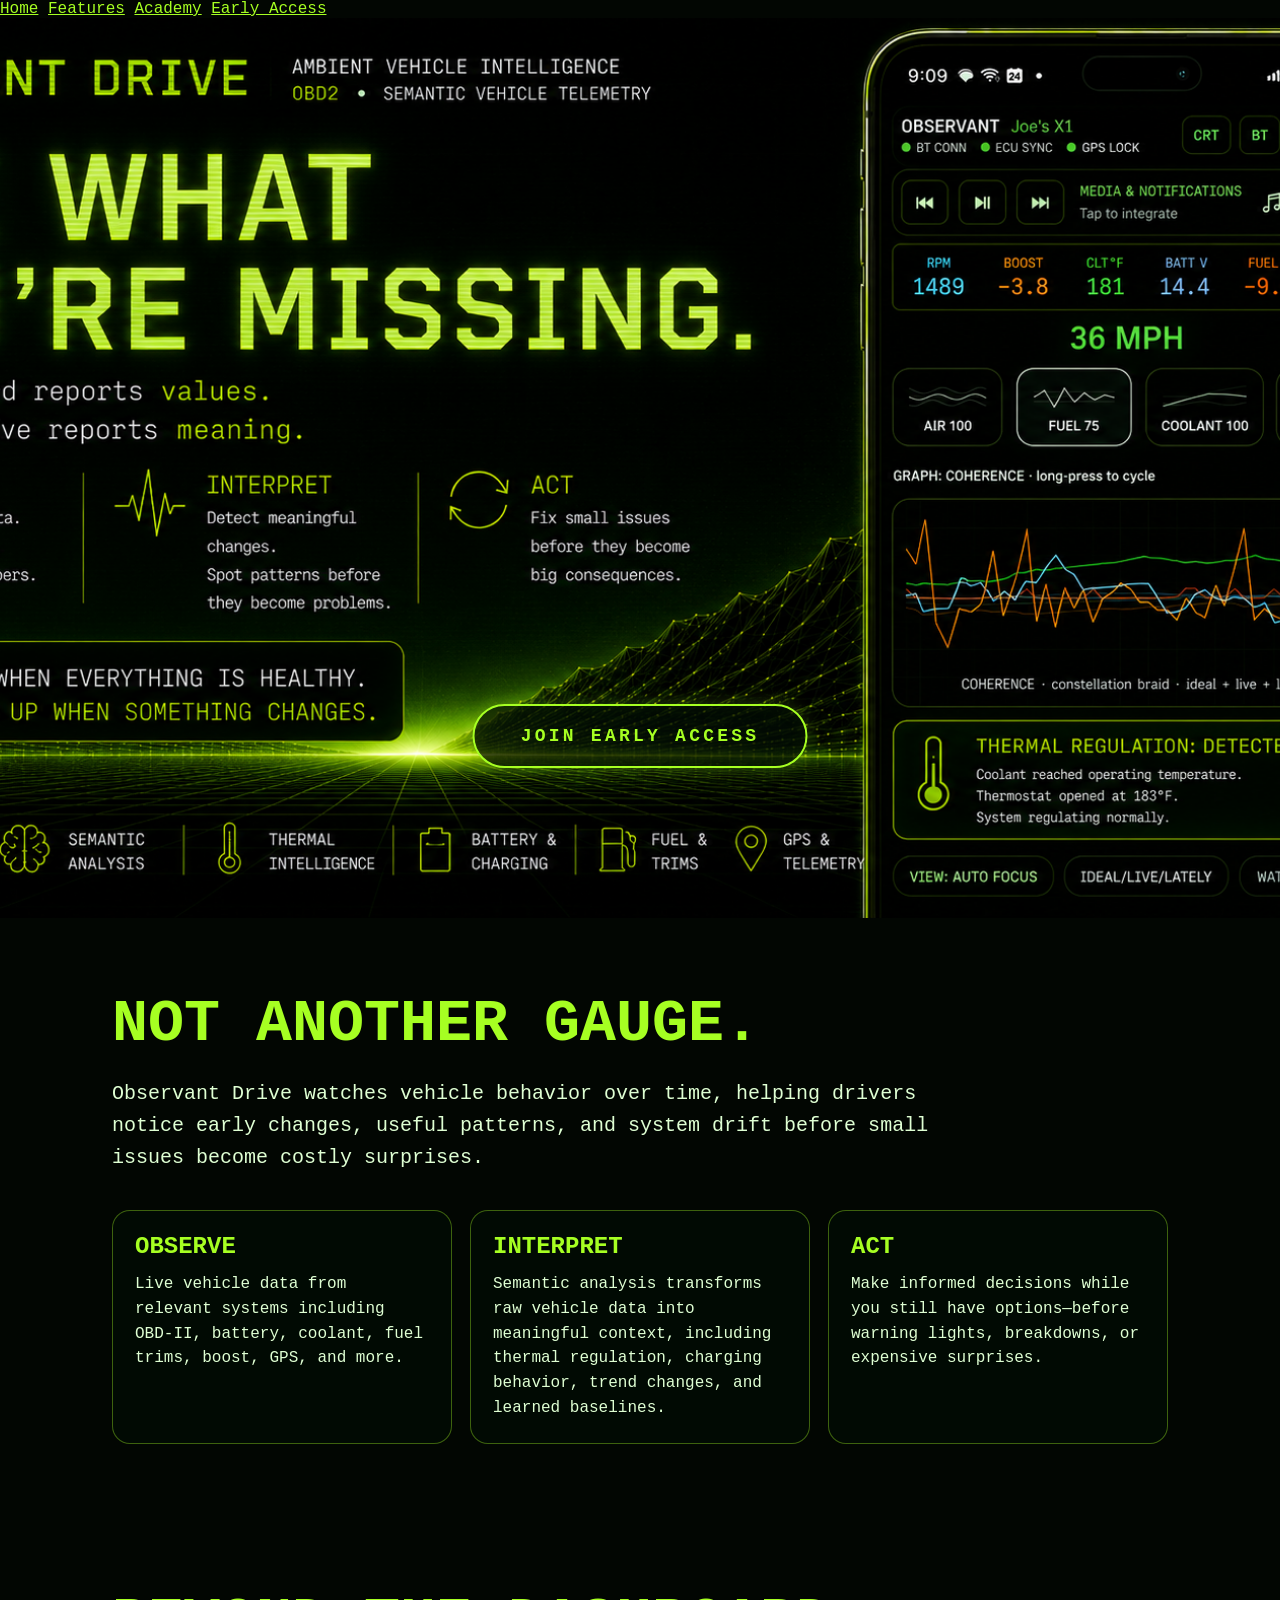
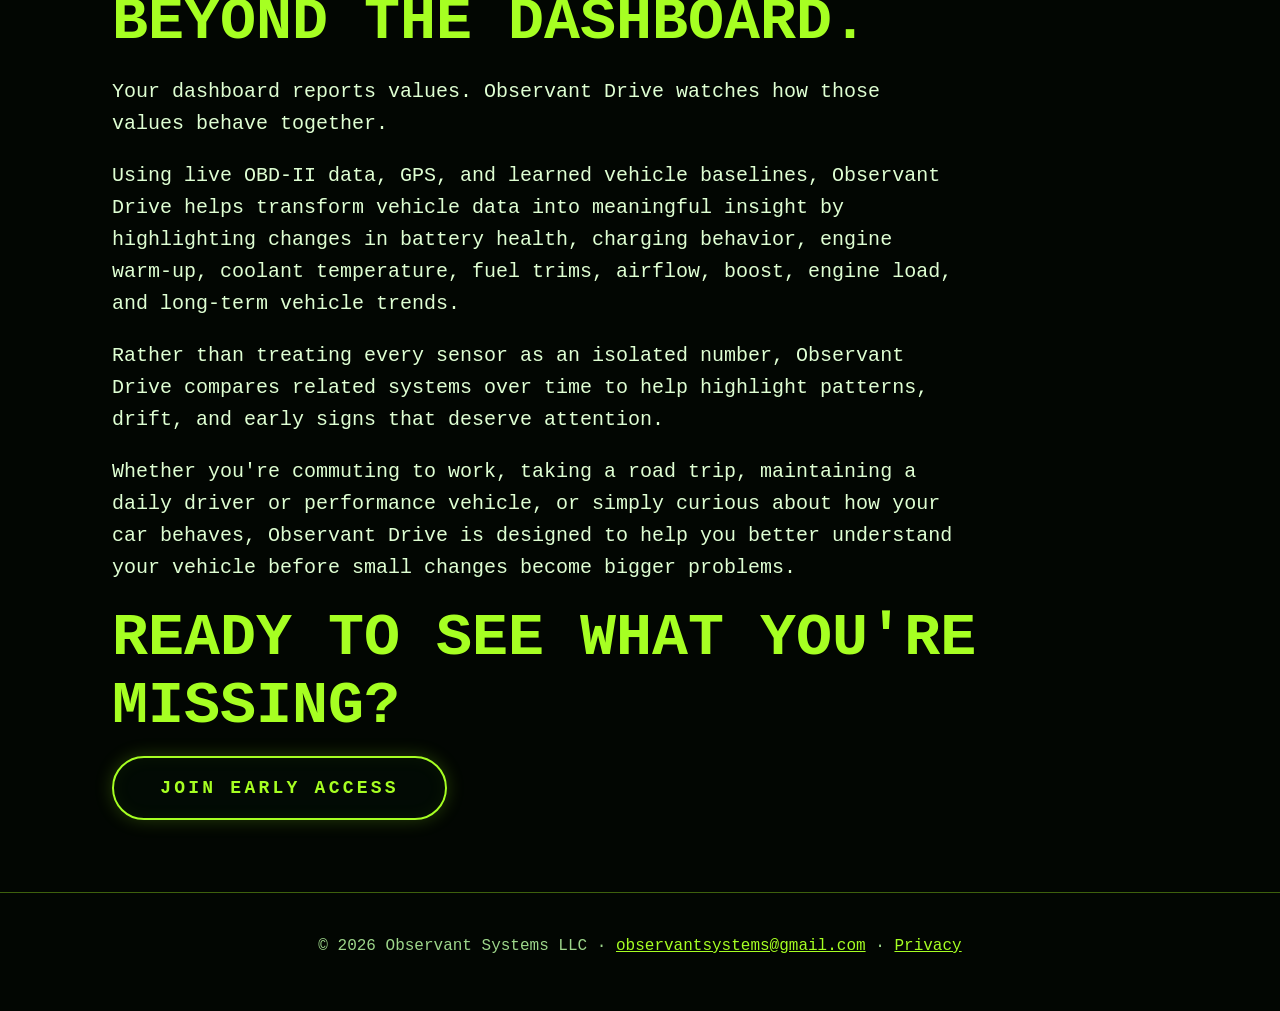
<file: index.html>
<!doctype html><html lang="en"><head><meta charset="utf-8"/><meta name="viewport" content="width=device-width, initial-scale=1"/><title>Observant Drive | Ambient Vehicle Intelligence</title><meta name="description" content="Observant Drive helps drivers see what their dashboard misses with real-time OBD2, GPS, battery, coolant, fuel trim, Bluetooth OBD2, and semantic vehicle telemetry."/><link rel="canonical" href="https://observantdrive.com/"/><link rel="stylesheet" href="style.css"/></head><body><nav class="site-nav">
  <a href="/">Home</a>
  <a href="/features.html">Features</a>
  <a href="/academy.html">Academy</a>
  <a href="https://docs.google.com/forms/d/e/1FAIpQLSee21K4Xjnl3LQs7YyedL5NtDFyA2ju5YV920NC5700zwqSGw/viewform?usp=header" target="_blank" rel="noopener">Early Access</a>
</nav><main><section class="hero"><img src="hero.png" alt="Observant Drive app preview showing real-time vehicle telemetry" class="hero-image"/><div class="cta-panel"><p class="eyebrow">OBSERVANT DRIVE</p><h1>See what you're missing.</h1><p class="subhead">Ambient Vehicle Intelligence for OBD2, battery, coolant, fuel trims, GPS, and the patterns your dashboard does not explain.</p><a class="button" href="https://docs.google.com/forms/d/e/1FAIpQLSee21K4Xjnl3LQs7YyedL5NtDFyA2ju5YV920NC5700zwqSGw/viewform?usp=header" target="_blank" rel="noopener">Join Early Access</a><p class="note">Android Early Access launching soon.</p></div></section><section class="section"><h2>Not another gauge.</h2><p>Observant Drive watches vehicle behavior over time, helping drivers notice early changes, useful patterns, and system drift before small issues become costly surprises.</p><div class="cards"><article><h3>Observe</h3><p>Live vehicle data from relevant systems including OBD-II, battery, coolant, fuel trims, boost, GPS, and more.</p></article><article><h3>Interpret</h3><p>Semantic analysis transforms raw vehicle data into meaningful context, including thermal regulation, charging behavior, trend changes, and learned baselines.</p></article><article><h3>Act</h3><p>Make informed decisions while you still have options—before warning lights, breakdowns, or expensive surprises.</p></article></div></section><section class="section"><h2>Beyond the dashboard.</h2><p>Your dashboard reports values. Observant Drive watches how those values behave together.</p><p>Using live OBD-II data, GPS, and learned vehicle baselines, Observant Drive helps transform vehicle data into meaningful insight by highlighting changes in battery health, charging behavior, engine warm-up, coolant temperature, fuel trims, airflow, boost, engine load, and long-term vehicle trends.</p><p>Rather than treating every sensor as an isolated number, Observant Drive compares related systems over time to help highlight patterns, drift, and early signs that deserve attention.</p><p>Whether you're commuting to work, taking a road trip, maintaining a daily driver or performance vehicle, or simply curious about how your car behaves, Observant Drive is designed to help you better understand your vehicle before small changes become bigger problems.</p><h2>Ready to see what you're missing?</h2><a class="button" href="https://docs.google.com/forms/d/e/1FAIpQLSee21K4Xjnl3LQs7YyedL5NtDFyA2ju5YV920NC5700zwqSGw/viewform?usp=header" target="_blank" rel="noopener">Join Early Access</a></section><footer><p>© 2026 Observant Systems LLC · <a href="mailto:observantsystems@gmail.com">observantsystems@gmail.com</a> · <a href="/privacy.html">Privacy</a></p></footer></main><!-- Cloudflare Web Analytics --><script defer src='https://static.cloudflareinsights.com/beacon.min.js' data-cf-beacon='{"token": "6a3a4f7f8e214f8682c5a07517ef6c98"}'></script><!-- End Cloudflare Web Analytics -->
</body></html>
</file>
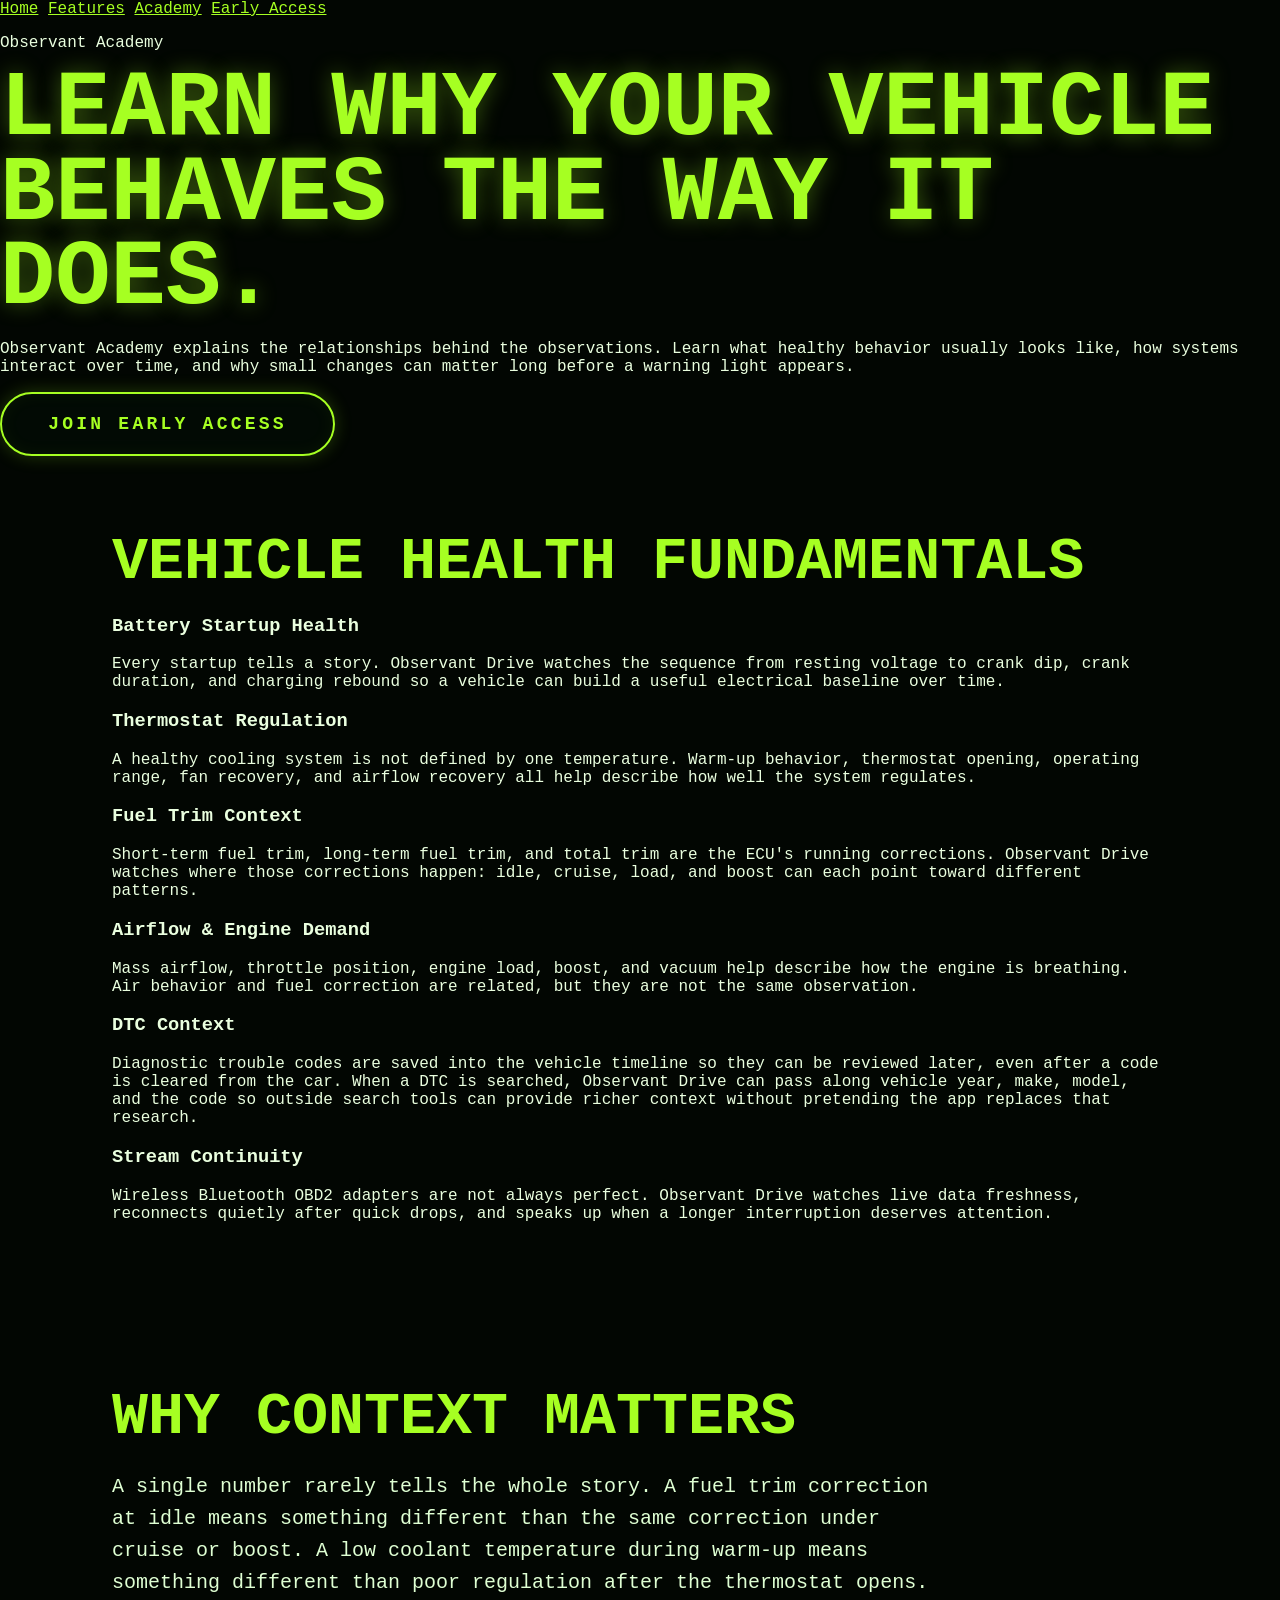
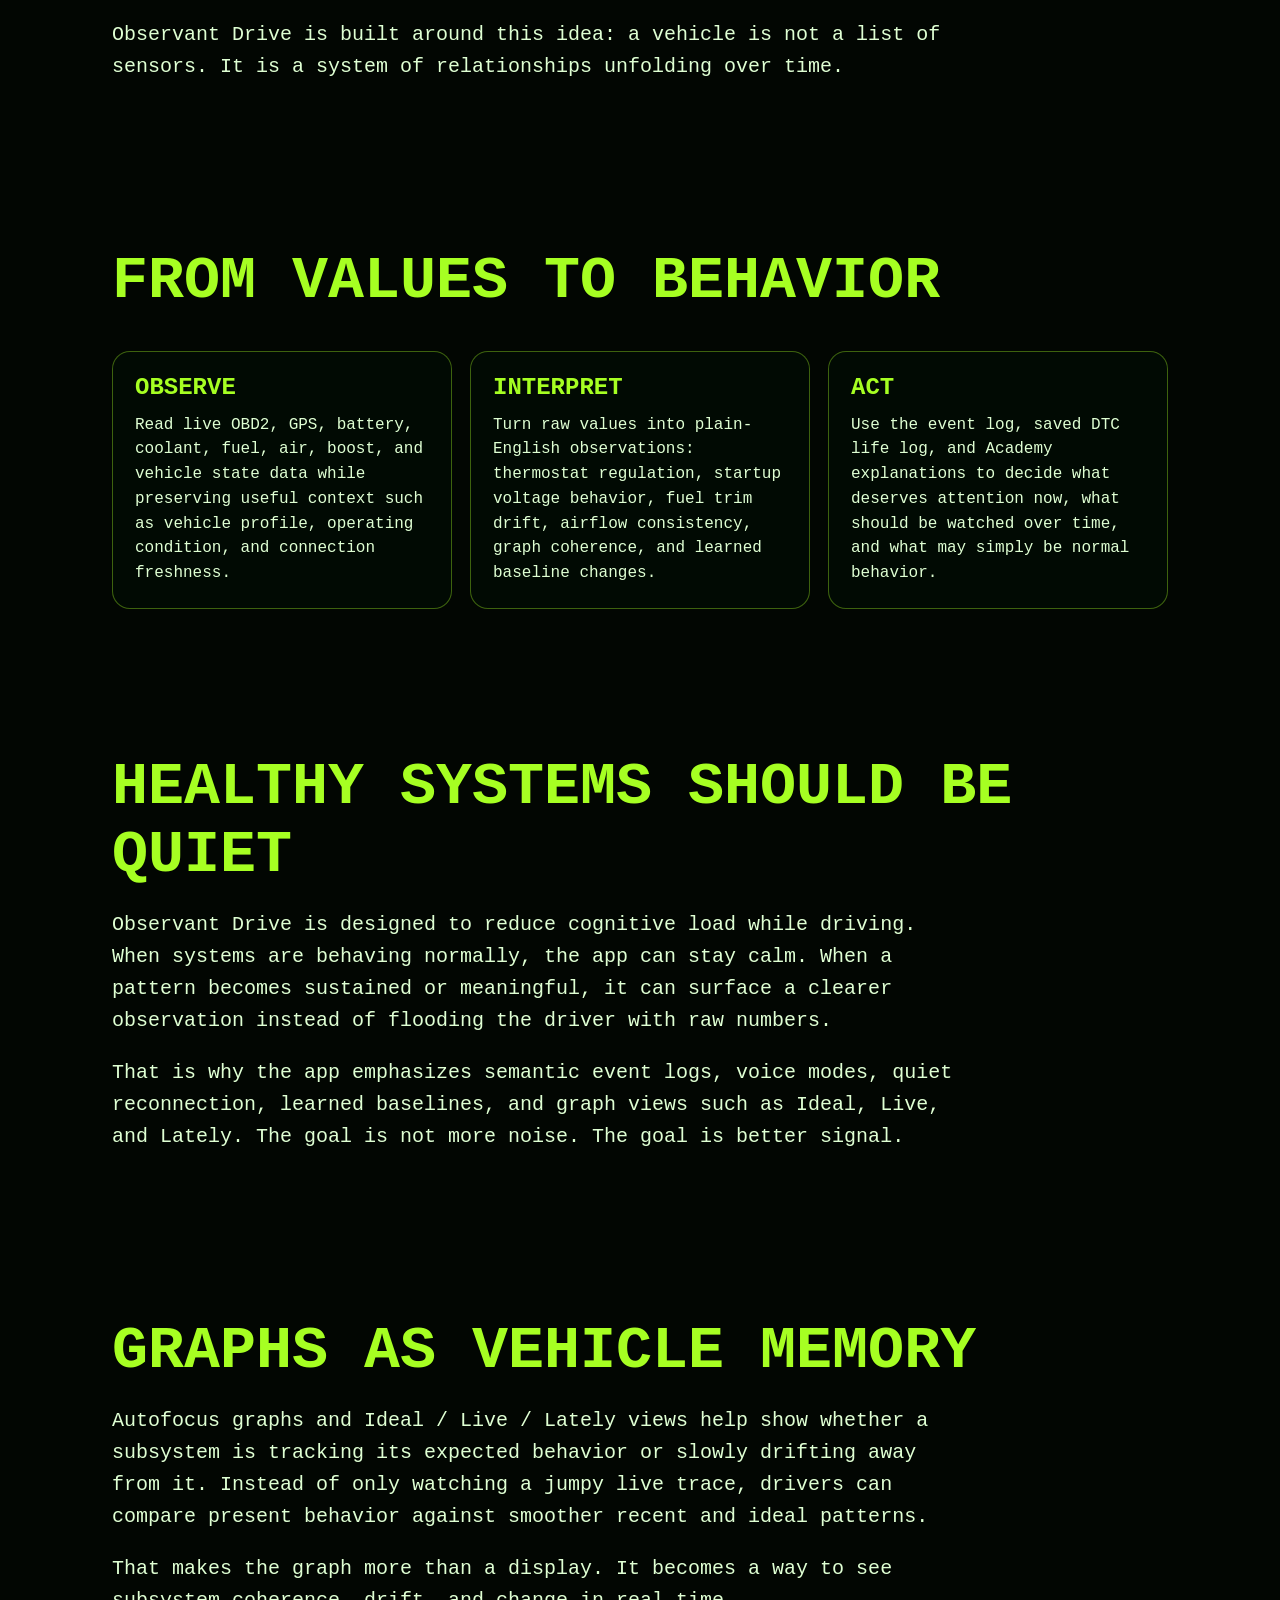
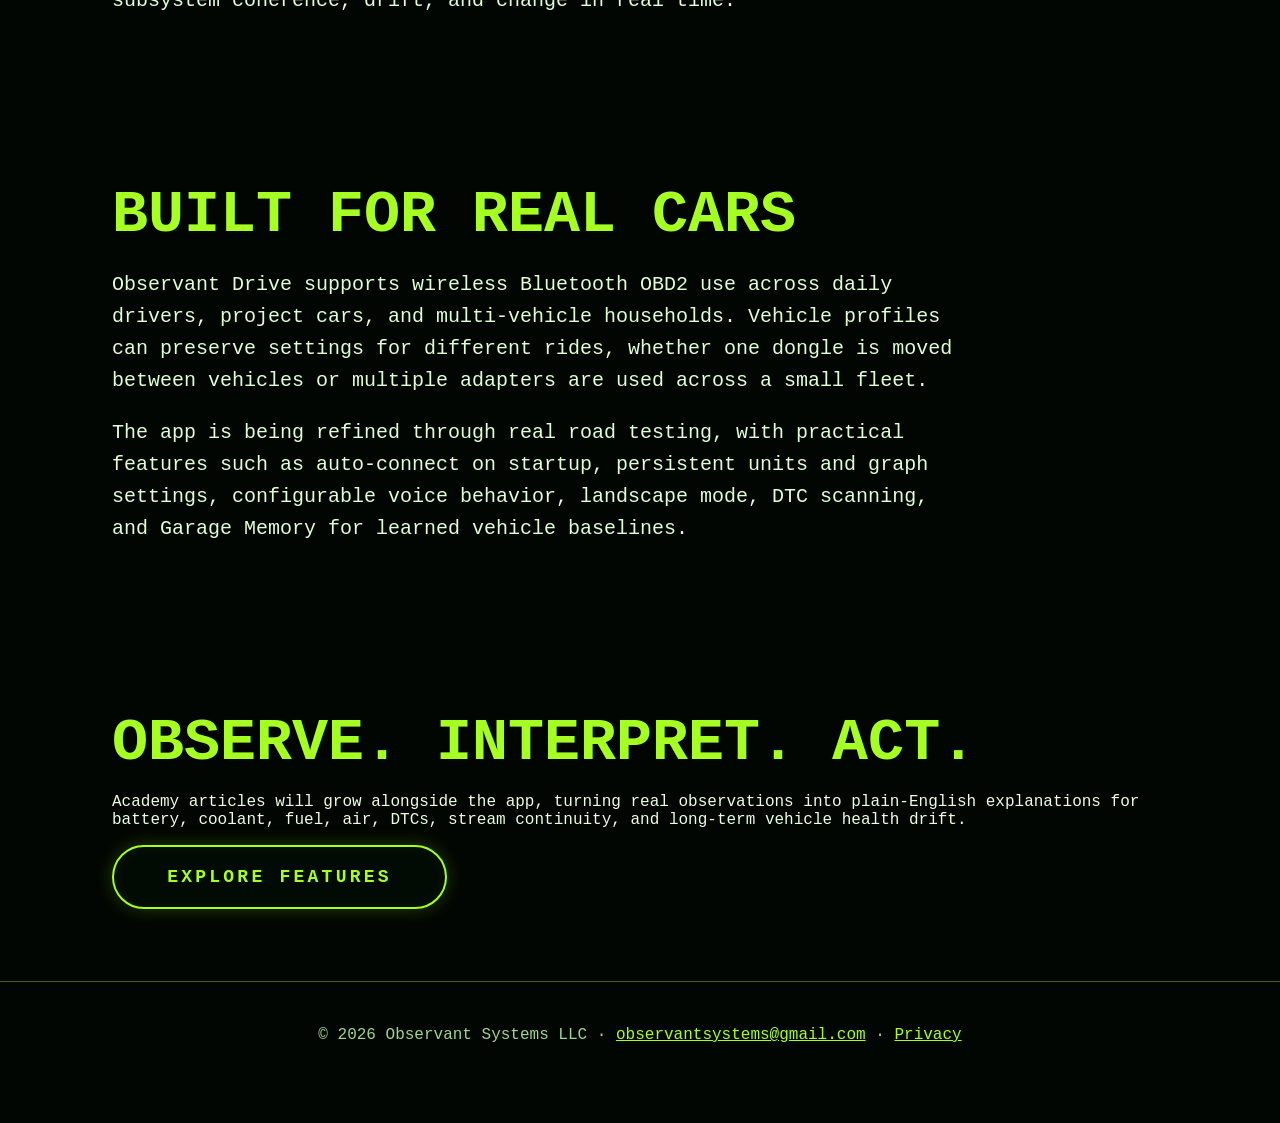
<file: academy.html>
<!doctype html>
<html lang="en">
<head>
  <meta charset="utf-8"/>
  <meta name="viewport" content="width=device-width, initial-scale=1"/>
  <title>Observant Academy | OBD2 Vehicle Health Patterns</title>
  <meta name="description" content="Learn how Observant Drive interprets Android OBD2 vehicle telemetry: battery crank dip, coolant thermostat regulation, fuel trims, MAF behavior, DTC context, stream continuity, and learned baselines."/>
  <link rel="stylesheet" href="style.css"/>
</head>
<body>
  <nav class="site-nav">
    <a href="index.html">Home</a>
    <a href="features.html">Features</a>
    <a href="academy.html">Academy</a>
    <a href="https://docs.google.com/forms/d/e/1FAIpQLSee21K4Xjnl3LQs7YyedL5NtDFyA2ju5YV920NC5700zwqSGw/viewform?usp=header" target="_blank" rel="noopener">Early Access</a>
  </nav>

  <main>
    <header class="page-hero">
      <p class="kicker">Observant Academy</p>
      <h1>Learn why your vehicle behaves the way it does.</h1>
      <p>Observant Academy explains the relationships behind the observations. Learn what healthy behavior usually looks like, how systems interact over time, and why small changes can matter long before a warning light appears.</p>
      <a class="button" href="https://docs.google.com/forms/d/e/1FAIpQLSee21K4Xjnl3LQs7YyedL5NtDFyA2ju5YV920NC5700zwqSGw/viewform?usp=header" target="_blank" rel="noopener">Join Early Access</a>
    </header>

    <section class="section">
      <h2>Vehicle Health Fundamentals</h2>
      <div class="feature-grid">
        <div class="feature-card">
          <h3>Battery Startup Health</h3>
          <p>Every startup tells a story. Observant Drive watches the sequence from resting voltage to crank dip, crank duration, and charging rebound so a vehicle can build a useful electrical baseline over time.</p>
        </div>
        <div class="feature-card">
          <h3>Thermostat Regulation</h3>
          <p>A healthy cooling system is not defined by one temperature. Warm-up behavior, thermostat opening, operating range, fan recovery, and airflow recovery all help describe how well the system regulates.</p>
        </div>
        <div class="feature-card">
          <h3>Fuel Trim Context</h3>
          <p>Short-term fuel trim, long-term fuel trim, and total trim are the ECU's running corrections. Observant Drive watches where those corrections happen: idle, cruise, load, and boost can each point toward different patterns.</p>
        </div>
        <div class="feature-card">
          <h3>Airflow & Engine Demand</h3>
          <p>Mass airflow, throttle position, engine load, boost, and vacuum help describe how the engine is breathing. Air behavior and fuel correction are related, but they are not the same observation.</p>
        </div>
        <div class="feature-card">
          <h3>DTC Context</h3>
          <p>Diagnostic trouble codes are saved into the vehicle timeline so they can be reviewed later, even after a code is cleared from the car. When a DTC is searched, Observant Drive can pass along vehicle year, make, model, and the code so outside search tools can provide richer context without pretending the app replaces that research.</p>
        </div>
        <div class="feature-card">
          <h3>Stream Continuity</h3>
          <p>Wireless Bluetooth OBD2 adapters are not always perfect. Observant Drive watches live data freshness, reconnects quietly after quick drops, and speaks up when a longer interruption deserves attention.</p>
        </div>
      </div>
    </section>

    <section class="section">
      <h2>Why Context Matters</h2>
      <p>A single number rarely tells the whole story. A fuel trim correction at idle means something different than the same correction under cruise or boost. A low coolant temperature during warm-up means something different than poor regulation after the thermostat opens.</p>
      <p>Observant Drive is built around this idea: a vehicle is not a list of sensors. It is a system of relationships unfolding over time.</p>
    </section>

    <section class="section">
      <h2>From Values To Behavior</h2>
      <div class="cards">
        <article>
          <h3>Observe</h3>
          <p>Read live OBD2, GPS, battery, coolant, fuel, air, boost, and vehicle state data while preserving useful context such as vehicle profile, operating condition, and connection freshness.</p>
        </article>
        <article>
          <h3>Interpret</h3>
          <p>Turn raw values into plain-English observations: thermostat regulation, startup voltage behavior, fuel trim drift, airflow consistency, graph coherence, and learned baseline changes.</p>
        </article>
        <article>
          <h3>Act</h3>
          <p>Use the event log, saved DTC life log, and Academy explanations to decide what deserves attention now, what should be watched over time, and what may simply be normal behavior.</p>
        </article>
      </div>
    </section>

    <section class="section">
      <h2>Healthy Systems Should Be Quiet</h2>
      <p>Observant Drive is designed to reduce cognitive load while driving. When systems are behaving normally, the app can stay calm. When a pattern becomes sustained or meaningful, it can surface a clearer observation instead of flooding the driver with raw numbers.</p>
      <p>That is why the app emphasizes semantic event logs, voice modes, quiet reconnection, learned baselines, and graph views such as Ideal, Live, and Lately. The goal is not more noise. The goal is better signal.</p>
    </section>

    <section class="section">
      <h2>Graphs As Vehicle Memory</h2>
      <p>Autofocus graphs and Ideal / Live / Lately views help show whether a subsystem is tracking its expected behavior or slowly drifting away from it. Instead of only watching a jumpy live trace, drivers can compare present behavior against smoother recent and ideal patterns.</p>
      <p>That makes the graph more than a display. It becomes a way to see subsystem coherence, drift, and change in real time.</p>
    </section>

    <section class="section">
      <h2>Built For Real Cars</h2>
      <p>Observant Drive supports wireless Bluetooth OBD2 use across daily drivers, project cars, and multi-vehicle households. Vehicle profiles can preserve settings for different rides, whether one dongle is moved between vehicles or multiple adapters are used across a small fleet.</p>
      <p>The app is being refined through real road testing, with practical features such as auto-connect on startup, persistent units and graph settings, configurable voice behavior, landscape mode, DTC scanning, and Garage Memory for learned vehicle baselines.</p>
    </section>

    <section class="section">
      <div class="cta-strip">
        <h2>Observe. Interpret. Act.</h2>
        <p>Academy articles will grow alongside the app, turning real observations into plain-English explanations for battery, coolant, fuel, air, DTCs, stream continuity, and long-term vehicle health drift.</p>
        <a class="button" href="features.html">Explore Features</a>
      </div>
    </section>

    <footer>
      <p>© 2026 Observant Systems LLC · <a href="mailto:observantsystems@gmail.com">observantsystems@gmail.com</a> · <a href="privacy.html">Privacy</a></p>
    </footer>
  </main>
</body>
</html>
</file>
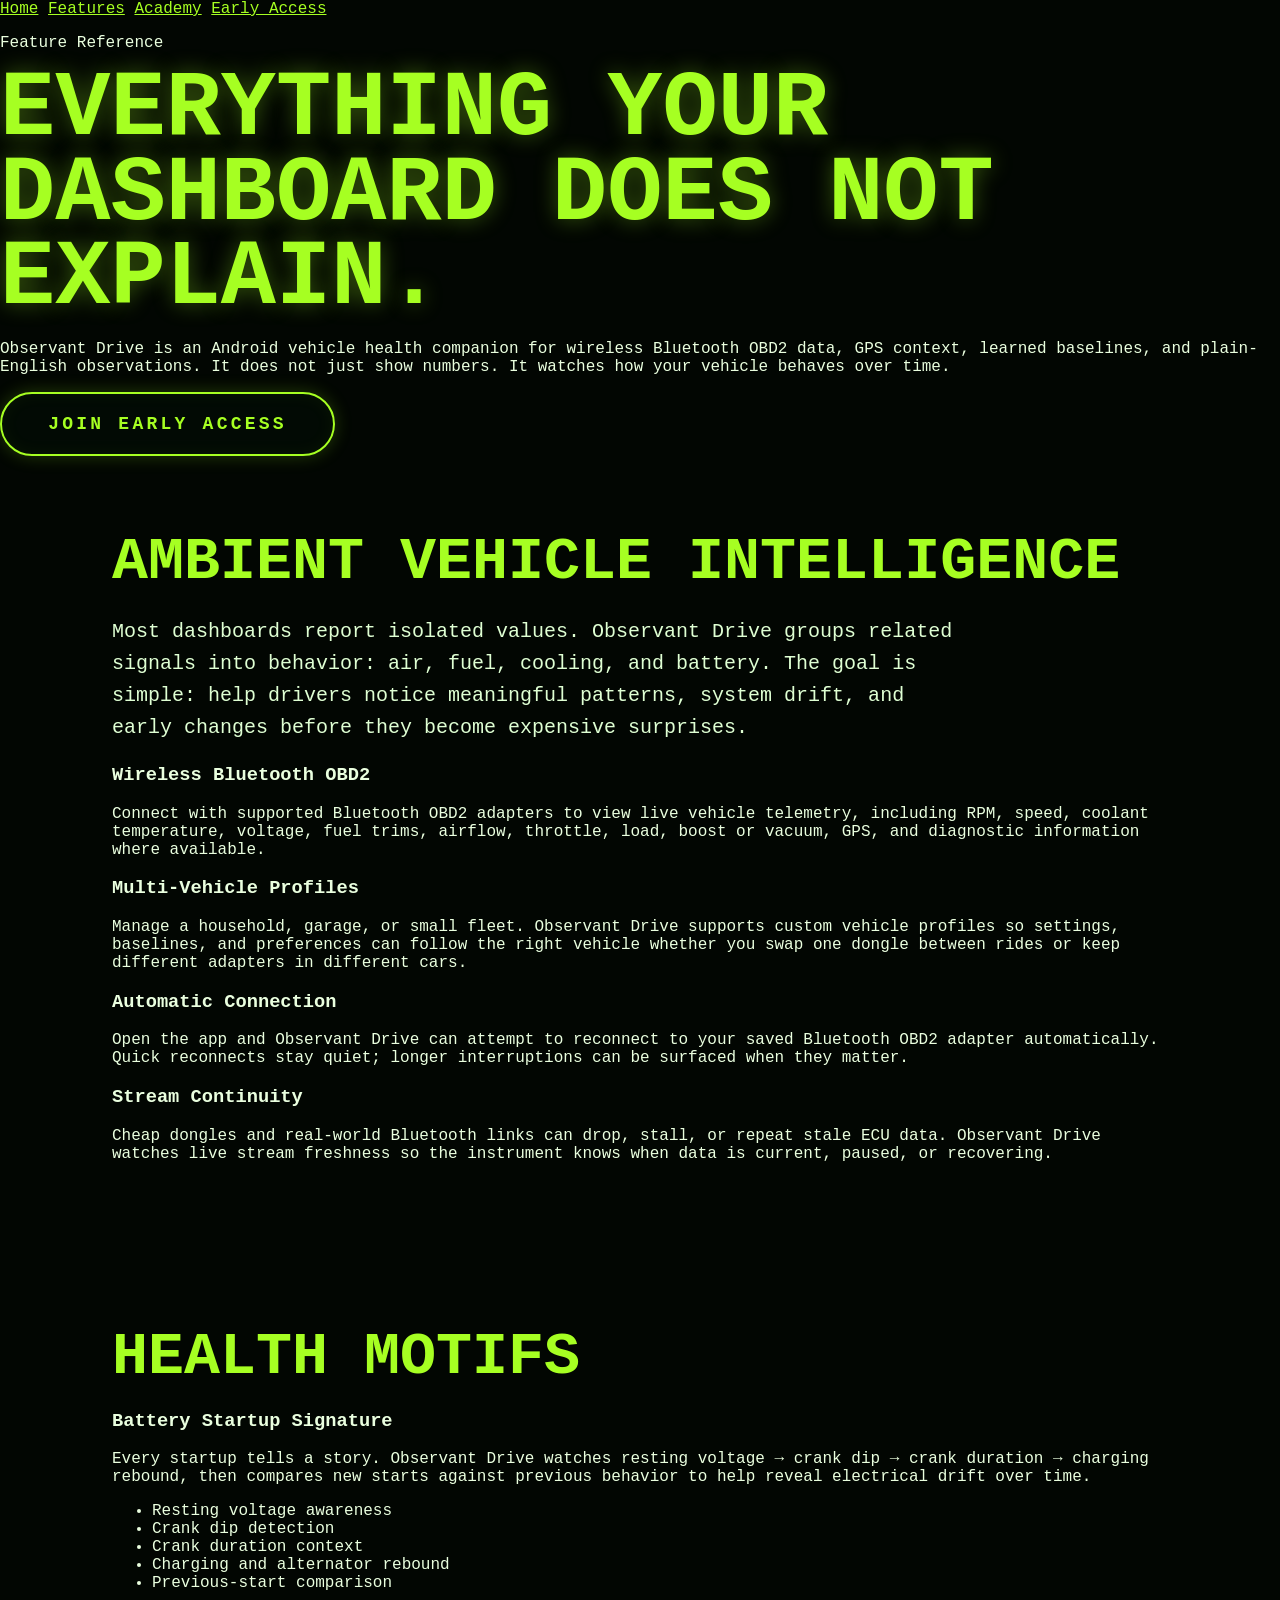
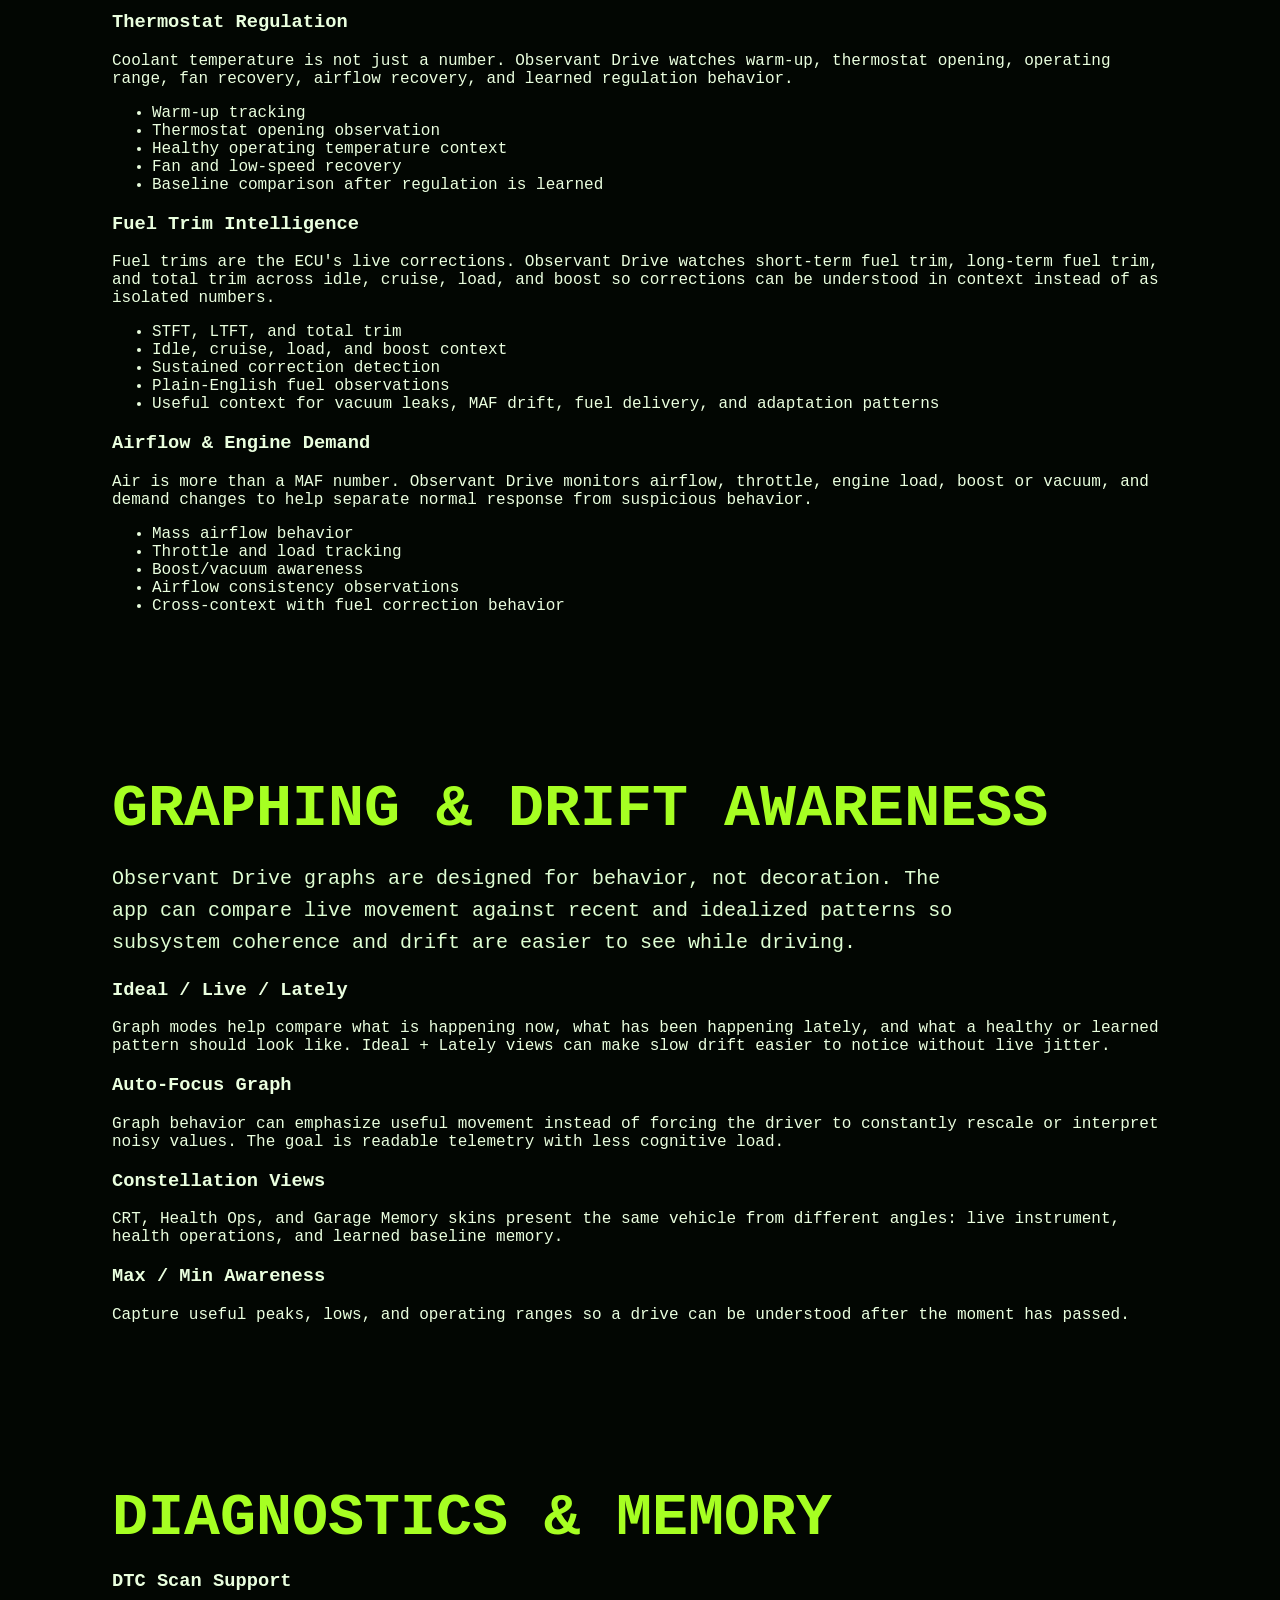
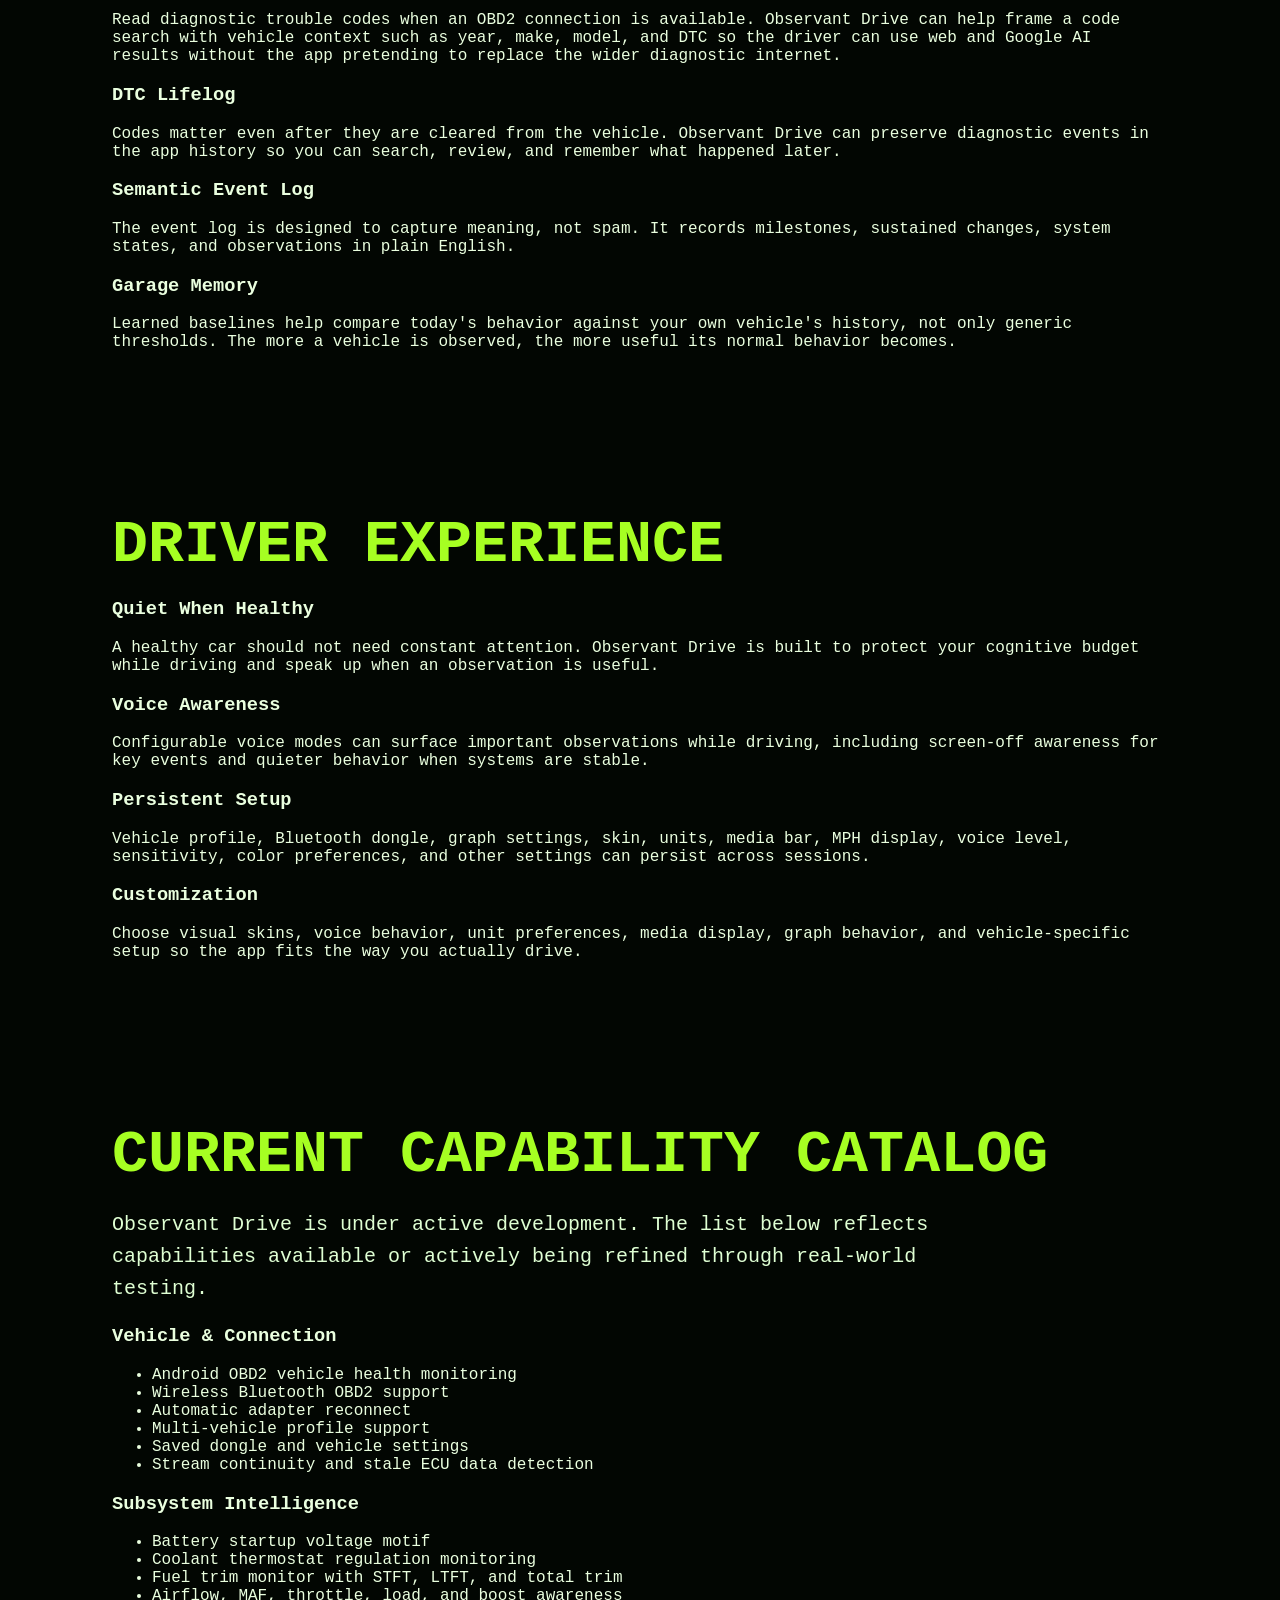
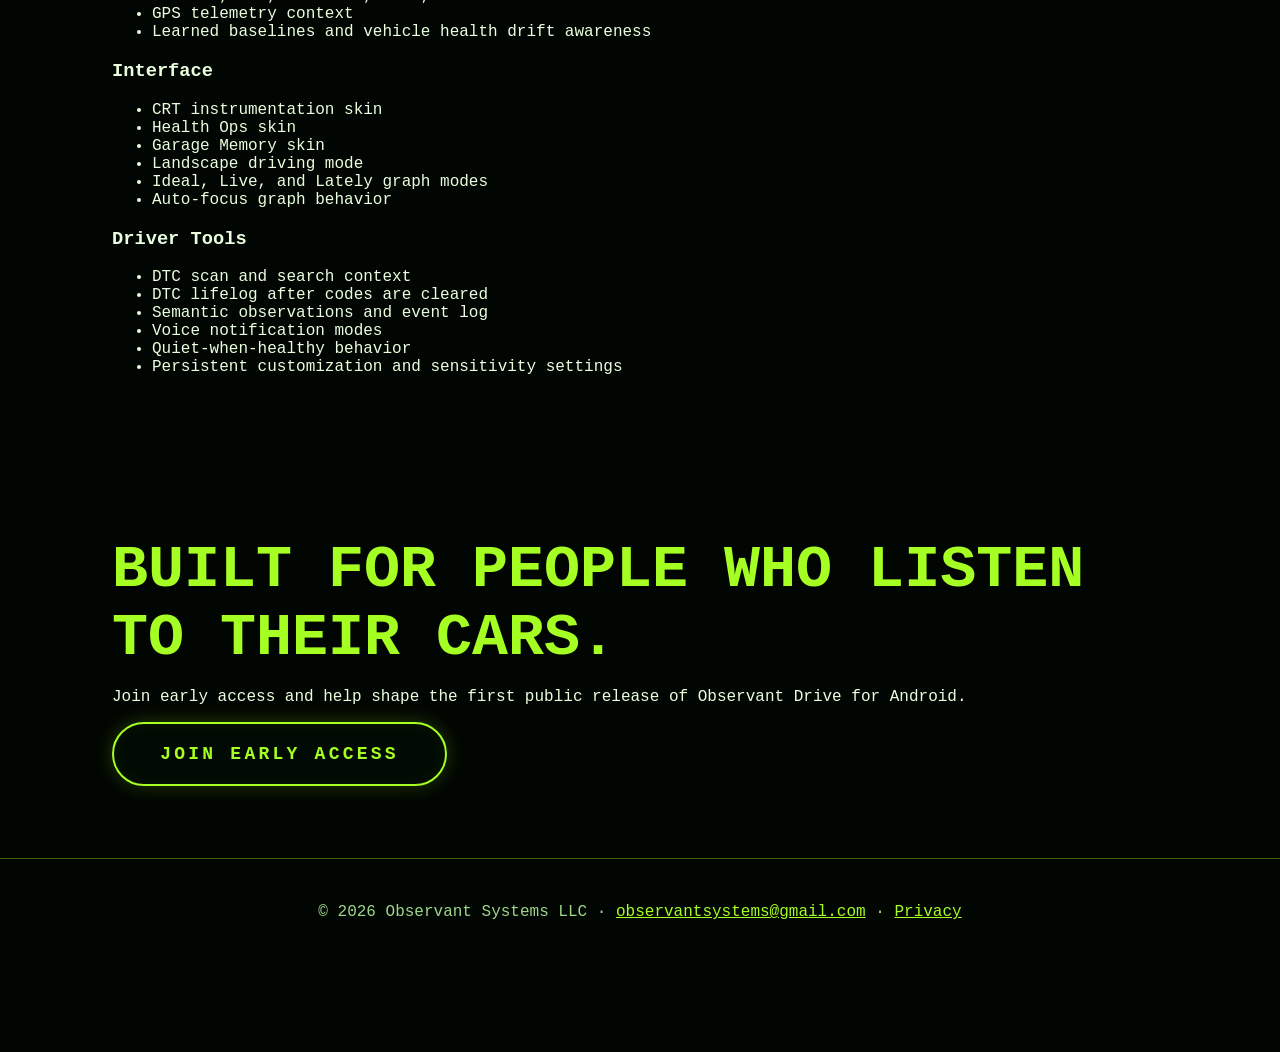
<file: features.html>
<!doctype html>
<html lang="en">
<head>
  <meta charset="utf-8"/>
  <meta name="viewport" content="width=device-width, initial-scale=1"/>
  <title>Observant Drive Features | Android OBD2 Vehicle Health Monitor</title>
  <meta name="description" content="Explore Observant Drive features for Android: wireless Bluetooth OBD2 telemetry, multi-vehicle profiles, battery crank dip, thermostat regulation, fuel trim monitoring, stream continuity, DTC lifelog, GPS, voice alerts, learned baselines, and semantic vehicle health."/>
  <link rel="stylesheet" href="style.css"/>
</head>
<body>
  <nav class="site-nav">
    <a href="index.html">Home</a>
    <a href="features.html">Features</a>
    <a href="academy.html">Academy</a>
    <a href="https://docs.google.com/forms/d/e/1FAIpQLSee21K4Xjnl3LQs7YyedL5NtDFyA2ju5YV920NC5700zwqSGw/viewform?usp=header" target="_blank" rel="noopener">Early Access</a>
  </nav>

  <main>
    <header class="page-hero">
      <p class="kicker">Feature Reference</p>
      <h1>Everything your dashboard does not explain.</h1>
      <p>Observant Drive is an Android vehicle health companion for wireless Bluetooth OBD2 data, GPS context, learned baselines, and plain-English observations. It does not just show numbers. It watches how your vehicle behaves over time.</p>
      <a class="button" href="https://docs.google.com/forms/d/e/1FAIpQLSee21K4Xjnl3LQs7YyedL5NtDFyA2ju5YV920NC5700zwqSGw/viewform?usp=header" target="_blank" rel="noopener">Join Early Access</a>
    </header>

    <section class="section">
      <h2>Ambient Vehicle Intelligence</h2>
      <p>Most dashboards report isolated values. Observant Drive groups related signals into behavior: air, fuel, cooling, and battery. The goal is simple: help drivers notice meaningful patterns, system drift, and early changes before they become expensive surprises.</p>

      <div class="feature-grid">
        <div class="feature-card">
          <h3>Wireless Bluetooth OBD2</h3>
          <p>Connect with supported Bluetooth OBD2 adapters to view live vehicle telemetry, including RPM, speed, coolant temperature, voltage, fuel trims, airflow, throttle, load, boost or vacuum, GPS, and diagnostic information where available.</p>
        </div>
        <div class="feature-card">
          <h3>Multi-Vehicle Profiles</h3>
          <p>Manage a household, garage, or small fleet. Observant Drive supports custom vehicle profiles so settings, baselines, and preferences can follow the right vehicle whether you swap one dongle between rides or keep different adapters in different cars.</p>
        </div>
        <div class="feature-card">
          <h3>Automatic Connection</h3>
          <p>Open the app and Observant Drive can attempt to reconnect to your saved Bluetooth OBD2 adapter automatically. Quick reconnects stay quiet; longer interruptions can be surfaced when they matter.</p>
        </div>
        <div class="feature-card">
          <h3>Stream Continuity</h3>
          <p>Cheap dongles and real-world Bluetooth links can drop, stall, or repeat stale ECU data. Observant Drive watches live stream freshness so the instrument knows when data is current, paused, or recovering.</p>
        </div>
      </div>
    </section>

    <section class="section">
      <h2>Health Motifs</h2>
      <div class="feature-grid">
        <div class="feature-card">
          <h3>Battery Startup Signature</h3>
          <p>Every startup tells a story. Observant Drive watches resting voltage → crank dip → crank duration → charging rebound, then compares new starts against previous behavior to help reveal electrical drift over time.</p>
          <ul>
            <li>Resting voltage awareness</li>
            <li>Crank dip detection</li>
            <li>Crank duration context</li>
            <li>Charging and alternator rebound</li>
            <li>Previous-start comparison</li>
          </ul>
        </div>

        <div class="feature-card">
          <h3>Thermostat Regulation</h3>
          <p>Coolant temperature is not just a number. Observant Drive watches warm-up, thermostat opening, operating range, fan recovery, airflow recovery, and learned regulation behavior.</p>
          <ul>
            <li>Warm-up tracking</li>
            <li>Thermostat opening observation</li>
            <li>Healthy operating temperature context</li>
            <li>Fan and low-speed recovery</li>
            <li>Baseline comparison after regulation is learned</li>
          </ul>
        </div>

        <div class="feature-card">
          <h3>Fuel Trim Intelligence</h3>
          <p>Fuel trims are the ECU's live corrections. Observant Drive watches short-term fuel trim, long-term fuel trim, and total trim across idle, cruise, load, and boost so corrections can be understood in context instead of as isolated numbers.</p>
          <ul>
            <li>STFT, LTFT, and total trim</li>
            <li>Idle, cruise, load, and boost context</li>
            <li>Sustained correction detection</li>
            <li>Plain-English fuel observations</li>
            <li>Useful context for vacuum leaks, MAF drift, fuel delivery, and adaptation patterns</li>
          </ul>
        </div>

        <div class="feature-card">
          <h3>Airflow & Engine Demand</h3>
          <p>Air is more than a MAF number. Observant Drive monitors airflow, throttle, engine load, boost or vacuum, and demand changes to help separate normal response from suspicious behavior.</p>
          <ul>
            <li>Mass airflow behavior</li>
            <li>Throttle and load tracking</li>
            <li>Boost/vacuum awareness</li>
            <li>Airflow consistency observations</li>
            <li>Cross-context with fuel correction behavior</li>
          </ul>
        </div>
      </div>
    </section>

    <section class="section">
      <h2>Graphing & Drift Awareness</h2>
      <p>Observant Drive graphs are designed for behavior, not decoration. The app can compare live movement against recent and idealized patterns so subsystem coherence and drift are easier to see while driving.</p>

      <div class="feature-grid">
        <div class="feature-card">
          <h3>Ideal / Live / Lately</h3>
          <p>Graph modes help compare what is happening now, what has been happening lately, and what a healthy or learned pattern should look like. Ideal + Lately views can make slow drift easier to notice without live jitter.</p>
        </div>
        <div class="feature-card">
          <h3>Auto-Focus Graph</h3>
          <p>Graph behavior can emphasize useful movement instead of forcing the driver to constantly rescale or interpret noisy values. The goal is readable telemetry with less cognitive load.</p>
        </div>
        <div class="feature-card">
          <h3>Constellation Views</h3>
          <p>CRT, Health Ops, and Garage Memory skins present the same vehicle from different angles: live instrument, health operations, and learned baseline memory.</p>
        </div>
        <div class="feature-card">
          <h3>Max / Min Awareness</h3>
          <p>Capture useful peaks, lows, and operating ranges so a drive can be understood after the moment has passed.</p>
        </div>
      </div>
    </section>

    <section class="section">
      <h2>Diagnostics & Memory</h2>
      <div class="feature-grid">
        <div class="feature-card">
          <h3>DTC Scan Support</h3>
          <p>Read diagnostic trouble codes when an OBD2 connection is available. Observant Drive can help frame a code search with vehicle context such as year, make, model, and DTC so the driver can use web and Google AI results without the app pretending to replace the wider diagnostic internet.</p>
        </div>
        <div class="feature-card">
          <h3>DTC Lifelog</h3>
          <p>Codes matter even after they are cleared from the vehicle. Observant Drive can preserve diagnostic events in the app history so you can search, review, and remember what happened later.</p>
        </div>
        <div class="feature-card">
          <h3>Semantic Event Log</h3>
          <p>The event log is designed to capture meaning, not spam. It records milestones, sustained changes, system states, and observations in plain English.</p>
        </div>
        <div class="feature-card">
          <h3>Garage Memory</h3>
          <p>Learned baselines help compare today's behavior against your own vehicle's history, not only generic thresholds. The more a vehicle is observed, the more useful its normal behavior becomes.</p>
        </div>
      </div>
    </section>

    <section class="section">
      <h2>Driver Experience</h2>
      <div class="feature-grid">
        <div class="feature-card">
          <h3>Quiet When Healthy</h3>
          <p>A healthy car should not need constant attention. Observant Drive is built to protect your cognitive budget while driving and speak up when an observation is useful.</p>
        </div>
        <div class="feature-card">
          <h3>Voice Awareness</h3>
          <p>Configurable voice modes can surface important observations while driving, including screen-off awareness for key events and quieter behavior when systems are stable.</p>
        </div>
        <div class="feature-card">
          <h3>Persistent Setup</h3>
          <p>Vehicle profile, Bluetooth dongle, graph settings, skin, units, media bar, MPH display, voice level, sensitivity, color preferences, and other settings can persist across sessions.</p>
        </div>
        <div class="feature-card">
          <h3>Customization</h3>
          <p>Choose visual skins, voice behavior, unit preferences, media display, graph behavior, and vehicle-specific setup so the app fits the way you actually drive.</p>
        </div>
      </div>
    </section>

    <section class="section">
      <h2>Current Capability Catalog</h2>
      <p>Observant Drive is under active development. The list below reflects capabilities available or actively being refined through real-world testing.</p>

      <div class="feature-grid">
        <div class="feature-card">
          <h3>Vehicle & Connection</h3>
          <ul>
            <li>Android OBD2 vehicle health monitoring</li>
            <li>Wireless Bluetooth OBD2 support</li>
            <li>Automatic adapter reconnect</li>
            <li>Multi-vehicle profile support</li>
            <li>Saved dongle and vehicle settings</li>
            <li>Stream continuity and stale ECU data detection</li>
          </ul>
        </div>
        <div class="feature-card">
          <h3>Subsystem Intelligence</h3>
          <ul>
            <li>Battery startup voltage motif</li>
            <li>Coolant thermostat regulation monitoring</li>
            <li>Fuel trim monitor with STFT, LTFT, and total trim</li>
            <li>Airflow, MAF, throttle, load, and boost awareness</li>
            <li>GPS telemetry context</li>
            <li>Learned baselines and vehicle health drift awareness</li>
          </ul>
        </div>
        <div class="feature-card">
          <h3>Interface</h3>
          <ul>
            <li>CRT instrumentation skin</li>
            <li>Health Ops skin</li>
            <li>Garage Memory skin</li>
            <li>Landscape driving mode</li>
            <li>Ideal, Live, and Lately graph modes</li>
            <li>Auto-focus graph behavior</li>
          </ul>
        </div>
        <div class="feature-card">
          <h3>Driver Tools</h3>
          <ul>
            <li>DTC scan and search context</li>
            <li>DTC lifelog after codes are cleared</li>
            <li>Semantic observations and event log</li>
            <li>Voice notification modes</li>
            <li>Quiet-when-healthy behavior</li>
            <li>Persistent customization and sensitivity settings</li>
          </ul>
        </div>
      </div>
    </section>

    <section class="section">
      <div class="cta-strip">
        <h2>Built for people who listen to their cars.</h2>
        <p>Join early access and help shape the first public release of Observant Drive for Android.</p>
        <a class="button" href="https://docs.google.com/forms/d/e/1FAIpQLSee21K4Xjnl3LQs7YyedL5NtDFyA2ju5YV920NC5700zwqSGw/viewform?usp=header" target="_blank" rel="noopener">Join Early Access</a>
      </div>
    </section>

    <footer>
      <p>© 2026 Observant Systems LLC · <a href="mailto:observantsystems@gmail.com">observantsystems@gmail.com</a> · <a href="privacy.html">Privacy</a></p>
    </footer>
  </main>
</body>
</html>
</file>
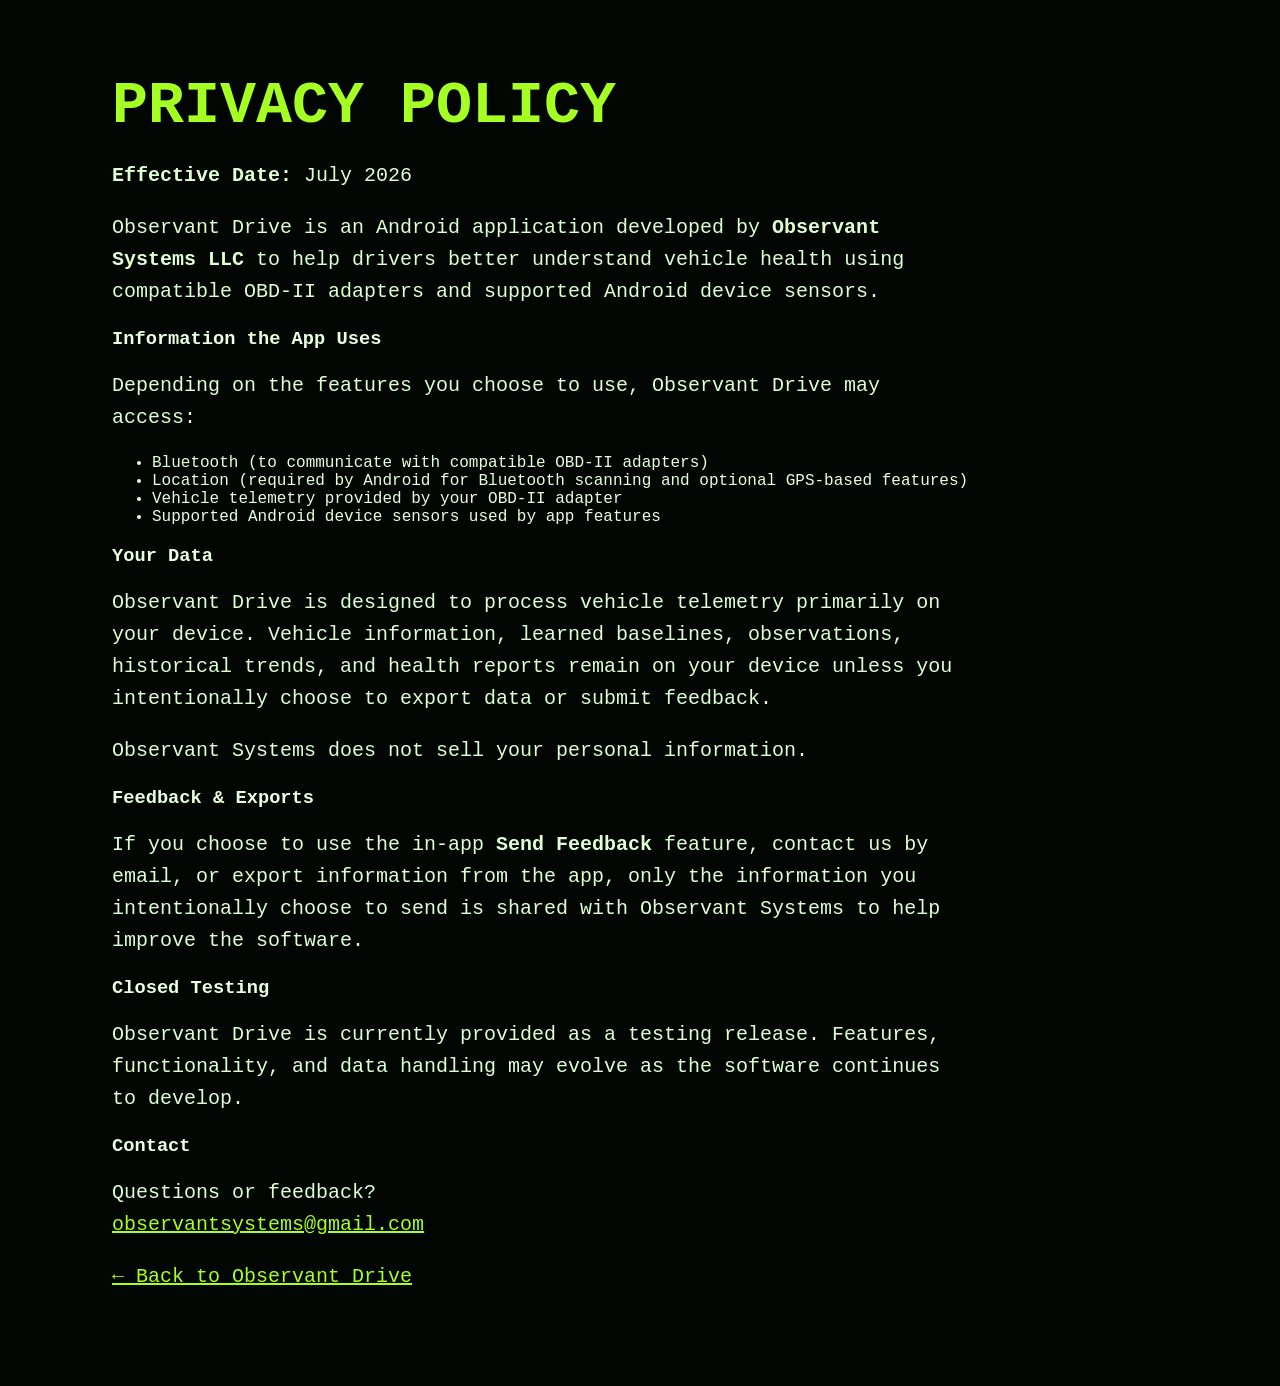
<file: privacy.html>
<!doctype html>
<html lang="en">
<head>
  <meta charset="utf-8" />
  <meta name="viewport" content="width=device-width, initial-scale=1" />
  <title>Privacy Policy | Observant Drive</title>
  <link rel="stylesheet" href="style.css" />
</head>

<body>

<section class="section">

  <h2>Privacy Policy</h2>

  <p><strong>Effective Date:</strong> July 2026</p>

  <p>
    Observant Drive is an Android application developed by
    <strong>Observant Systems LLC</strong> to help drivers better understand
    vehicle health using compatible OBD-II adapters and supported Android device
    sensors.
  </p>

  <h3>Information the App Uses</h3>

  <p>Depending on the features you choose to use, Observant Drive may access:</p>

  <ul>
    <li>Bluetooth (to communicate with compatible OBD-II adapters)</li>
    <li>Location (required by Android for Bluetooth scanning and optional GPS-based features)</li>
    <li>Vehicle telemetry provided by your OBD-II adapter</li>
    <li>Supported Android device sensors used by app features</li>
  </ul>

  <h3>Your Data</h3>

  <p>
    Observant Drive is designed to process vehicle telemetry primarily on your
    device. Vehicle information, learned baselines, observations, historical
    trends, and health reports remain on your device unless you intentionally
    choose to export data or submit feedback.
  </p>

  <p>
    Observant Systems does not sell your personal information.
  </p>

  <h3>Feedback & Exports</h3>

  <p>
    If you choose to use the in-app <strong>Send Feedback</strong> feature,
    contact us by email, or export information from the app, only the
    information you intentionally choose to send is shared with Observant
    Systems to help improve the software.
  </p>

  <h3>Closed Testing</h3>

  <p>
    Observant Drive is currently provided as a testing release. Features,
    functionality, and data handling may evolve as the software continues to
    develop.
  </p>

  <h3>Contact</h3>

  <p>
    Questions or feedback?<br>
    <a href="mailto:observantsystems@gmail.com">observantsystems@gmail.com</a>
  </p>

  <p>
    <a href="index.html">← Back to Observant Drive</a>
  </p>

</section>

</body>
</html>
</file>
<file: style.css>
* { box-sizing: border-box; }

:root {
  --green: #a6ff22;
  --green-soft: #7de21d;
  --mint: #b7ffd0;
  --bg: #020602;
  --panel: rgba(2, 12, 5, 0.78);
  --line: rgba(166, 255, 34, 0.36);
}

html, body {
  margin: 0;
  background: var(--bg);
  color: #eaffdf;
  font-family: ui-monospace, SFMono-Regular, Menlo, Consolas, monospace;
  overflow-x: hidden;
}

body { min-height: 100vh; }
a { color: var(--green); }

.hero {
  position: relative;
  min-height: 100vh;
  display: grid;
  place-items: center;
  overflow: hidden;
}

.hero-image {
  width: 100%;
  min-height: 100vh;
  object-fit: cover;
  object-position: center center;
  display: block;
  filter: saturate(1.05);
}

/* Desktop: CTA-only, centered in the open runway */
.cta-panel {
  position: absolute;
  left: 50%;
  bottom: 150px;
  transform: translateX(-50%);
  z-index: 10;
  padding: 0;
  border: none;
  background: none;
  box-shadow: none;
  backdrop-filter: none;
  display: flex;
  justify-content: center;
}

.cta-panel .eyebrow,
.cta-panel h1,
.cta-panel .subhead,
.cta-panel .note {
  display: none;
}

.button {
  display: inline-flex;
  align-items: center;
  justify-content: center;
  min-width: 335px;
  padding: 20px 42px;
  border: 2px solid var(--green);
  border-radius: 999px;
  color: var(--green);
  text-decoration: none;
  text-transform: uppercase;
  letter-spacing: .18em;
  font-weight: 900;
  font-size: clamp(18px, 1.15vw, 21px);
  background: rgba(2,12,5,.72);
  box-shadow:
    0 0 18px rgba(166,255,34,.22),
    inset 0 0 18px rgba(166,255,34,.05);
  transition: all .18s ease;
}

.button:hover {
  transform: translateY(-2px);
  background: rgba(60,110,10,.28);
  box-shadow:
    0 0 34px rgba(166,255,34,.40),
    inset 0 0 20px rgba(166,255,34,.08);
}

/* Text styles still used on mobile */
.eyebrow {
  color: var(--green);
  letter-spacing: .34em;
  font-size: 14px;
  margin: 0 0 10px;
}

h1 {
  font-size: clamp(42px, 8vw, 92px);
  line-height: .92;
  margin: 0 0 18px;
  color: var(--green);
  text-transform: uppercase;
  text-shadow: 0 0 22px rgba(166,255,34,.35);
}

.subhead {
  font-size: clamp(16px, 2vw, 22px);
  line-height: 1.55;
  margin: 0 0 24px;
  color: #f3ffe8;
}

.note {
  color: var(--mint);
  margin: 16px 0 0;
  font-size: 14px;
}

.section {
  max-width: 1100px;
  margin: 0 auto;
  padding: 72px 22px;
}

.section h2 {
  color: var(--green);
  font-size: clamp(32px, 5vw, 60px);
  margin: 0 0 16px;
  text-transform: uppercase;
}

.section > p {
  font-size: 20px;
  line-height: 1.6;
  color: #dfffd3;
  max-width: 850px;
}

.cards {
  display: grid;
  grid-template-columns: repeat(3, 1fr);
  gap: 18px;
  margin-top: 36px;
}

article {
  border: 1px solid var(--line);
  border-radius: 18px;
  padding: 22px;
  background: var(--panel);
}

article h3 {
  color: var(--green);
  font-size: 24px;
  text-transform: uppercase;
  margin: 0 0 12px;
}

article p {
  color: #dfffd3;
  line-height: 1.55;
  margin: 0;
}

footer {
  border-top: 1px solid var(--line);
  padding: 28px 22px;
  text-align: center;
  color: #9ed78b;
}

@media (max-width: 850px) {
  .hero {
    min-height: auto;
    display: block;
  }

  .hero-image {
    min-height: auto;
    height: auto;
    object-fit: contain;
  }

  .cta-panel {
    position: static;
    transform: none;
    margin: 16px;
    max-width: none;
    padding: 24px;
    border: 1px solid var(--line);
    border-radius: 22px;
    background: linear-gradient(135deg, rgba(0,0,0,.78), rgba(9,32,7,.58));
    box-shadow: 0 0 42px rgba(166,255,34,.16);
    backdrop-filter: blur(6px);
    display: block;
  }

  .cta-panel .eyebrow,
  .cta-panel h1,
  .cta-panel .subhead,
  .cta-panel .note {
    display: block;
  }

  .button {
    min-width: 0;
    width: 100%;
    padding: 16px 24px;
    font-size: 16px;
  }

  .cards {
    grid-template-columns: 1fr;
  }
}
</file>
